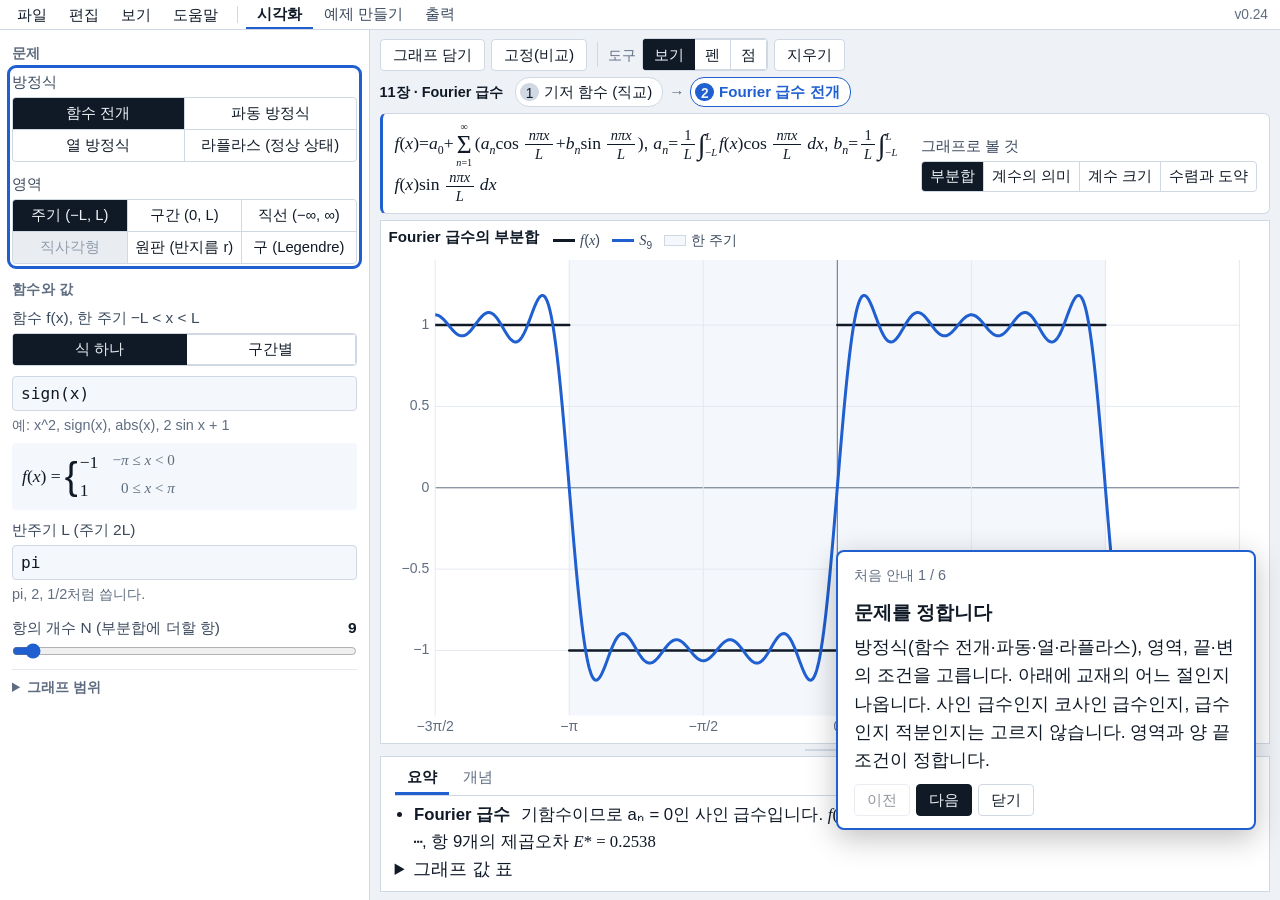
<file: studio/web/studio.html>
<!doctype html>
<html lang="ko" data-theme="light">
<head>
<meta charset="utf-8">
<meta name="viewport" content="width=device-width, initial-scale=1">
<title>공업수학 시각화</title>
<link rel="stylesheet" href="style.css">
</head>
<body class="studio">
<div id="stage">
  <nav class="menubar" id="menubar" aria-label="메뉴">
    <div class="menu"><button type="button" class="menu-top" data-menu="file" aria-haspopup="true" aria-expanded="false">파일</button>
      <div class="menu-list" role="menu" hidden>
        <button type="button" role="menuitem" data-click="libOpen">예제 모음 열기…</button>
        <button type="button" role="menuitem" data-click="libSave">예제 모음 저장…</button>
        <hr>
        <button type="button" role="menuitem" data-click="wordBtn">Word로 출력…</button>
        <button type="button" role="menuitem" data-click="pdfBtn">PDF로 출력…</button>
      </div></div>
    <div class="menu"><button type="button" class="menu-top" data-menu="edit" aria-haspopup="true" aria-expanded="false">편집</button>
      <div class="menu-list" role="menu" hidden>
        <button type="button" role="menuitem" id="undoBtn">되돌리기<kbd>Ctrl+Z</kbd></button>
        <hr>
        <button type="button" role="menuitem" id="resetBtn" title="함수와 설정을 처음 상태로 돌립니다(만든 예제와 고친 설명은 그대로)">처음 상태로</button>
      </div></div>
    <div class="menu"><button type="button" class="menu-top" data-menu="view" aria-haspopup="true" aria-expanded="false">보기</button>
      <div class="menu-list" role="menu" hidden>
        <button type="button" role="menuitem" id="presentBtn">발표 모드<kbd>F</kbd></button>
        <button type="button" role="menuitem" id="themeBtn">어둡게</button>
        <button type="button" role="menuitem" id="bigger">글자 크게</button>
        <button type="button" role="menuitem" id="smaller">글자 작게</button>
      </div></div>
    <div class="menu"><button type="button" class="menu-top" data-menu="help" aria-haspopup="true" aria-expanded="false">도움말</button>
      <div class="menu-list" role="menu" hidden>
        <button type="button" role="menuitem" id="helpBtn">도움말 보기</button>
        <button type="button" role="menuitem" id="tourAgain2">처음 안내 다시 보기</button>
      </div></div>
    <span class="menu-sep" aria-hidden="true"></span>
    <div class="pages" role="tablist" aria-label="화면">
      <button type="button" role="tab" data-page="viz" aria-selected="true">시각화</button>
      <button type="button" role="tab" data-page="make" aria-selected="false">예제 만들기</button>
      <button type="button" role="tab" data-page="out" aria-selected="false">출력</button>
    </div>
    <span class="ver" id="verLabel"></span>
  </nav>
  <div class="work" id="vizPage">
    <aside id="settings" aria-label="설정">
      <h3>문제</h3>
      <div id="problem"></div>
      <h3>함수와 값</h3>
      <div id="baseFields"></div>
      <div id="paramFields"></div>
      <p class="err" id="err" role="alert" hidden></p>
      <details class="group">
        <summary>그래프 범위</summary>
        <p class="hint">비워 두면 자동입니다. pi, 2L, -L처럼 써도 됩니다.</p>
        <div class="pair"><label>가로<input class="tf" type="text" data-field="xMin" id="f_xMin" placeholder="자동"></label><span>~</span><input class="tf" type="text" data-field="xMax" id="f_xMax" placeholder="자동" aria-label="가로 끝"></div>
        <div class="pair"><label>세로<input class="tf" type="text" data-field="yMin" id="f_yMin" placeholder="자동"></label><span>~</span><input class="tf" type="text" data-field="yMax" id="f_yMax" placeholder="자동" aria-label="세로 끝"></div>
        <div class="pair"><label>현 끝 시간<input class="tf" type="text" data-field="tEndWave" id="f_tEndWave" placeholder="자동"></label></div>
        <div class="pair"><label>막대 끝 시간<input class="tf" type="text" data-field="tEndHeat" id="f_tEndHeat" placeholder="자동"></label></div>
      </details>
    </aside>
    <div class="plotCol">
      <div class="tools" role="toolbar" aria-label="그래프 도구">
        <button type="button" class="btn" id="captureBtn" title="지금 그래프를 예제의 그림으로 담습니다">그래프 담기</button>
        <button type="button" class="btn" id="pinBtn" title="지금 결과를 고정해 바꾼 결과와 비교합니다">고정(비교)</button>
        <span class="sep"></span>
        <span class="hint">도구</span>
        <div class="seg" id="toolSeg">
          <button type="button" data-tool="view" aria-pressed="true" title="보기: 값 읽기, Ctrl+휠 확대, 끌어서 이동">보기</button>
          <button type="button" data-tool="pen" aria-pressed="false" title="펜: 그래프 위에 그리기">펜</button>
          <button type="button" data-tool="mark" aria-pressed="false" title="점: 누른 곳의 값을 표시">점</button>
        </div>
        <button type="button" class="btn" id="clearInk">지우기</button>
      </div>
      <nav class="stagebar" id="stageBar" aria-label="풀이 단계"></nav>
      <section class="stagebox" id="stageBox" aria-label="지금 단계의 수식과 설정"></section>
      <p class="graph-err" id="graphErr" hidden></p>
      <div id="panels"></div>
      <div id="probe" hidden></div>
      <div class="transport" id="transport" hidden>
        <button type="button" class="btn" id="playBtn" title="재생" aria-label="재생">▶</button>
        <button type="button" class="btn" id="pauseBtn" title="일시정지" aria-label="일시정지">⏸</button>
        <button type="button" class="btn" id="stopBtn" title="정지" aria-label="정지">■</button>
        <input id="tSlider" type="range" min="0" max="1" step="0.0025" value="0" aria-label="시간">
        <output id="tOut"></output>
        <label class="tlabel" for="rateSel">속도</label>
        <select id="rateSel"><option value="0.5">×0.5</option><option value="1" selected>×1</option><option value="2">×2</option></select>
      </div>
      <div class="resizer" id="resizer" title="끌어서 아래 칸의 높이를 바꿉니다(더블클릭: 원래대로)" role="separator" aria-orientation="horizontal"></div>
      <section class="summary bottom" id="bottom" aria-label="요약, 개념, 예제">
        <div class="tabs" role="tablist">
          <button type="button" role="tab" data-tab="summary">요약</button>
          <button type="button" role="tab" data-tab="concept">개념</button>
        </div>
        <div id="tabBody"></div>
      </section>
    </div>
  </div>
  <div class="work make-page" id="makePage" hidden>
    <section class="make-main" aria-label="예제 만들기">
      <div class="setup-line"><span id="setupLine"></span> <button type="button" class="mini" data-page="viz">시각화에서 바꾸기</button></div>
      <div id="exampleEditor"></div>
    </section>
  </div>
  <div class="work out-page" id="outPage" hidden>
    <section class="out-main" aria-label="출력">
      <h3>출력</h3>
      <div class="fld"><label class="flabel" for="sheetTitle">문서 제목</label><input class="tf" id="sheetTitle" type="text" data-sheet="title"></div>
      <div class="fld"><label class="flabel" for="sheetSubtitle">머리말 (과목, 날짜 등)</label><input class="tf" id="sheetSubtitle" type="text" data-sheet="subtitle" placeholder="예: 공업수학 2 · 2026년 2학기"></div>
      <div class="opts">
        <label class="ck small"><input type="checkbox" data-sheet="concept" id="optConcept">개념 설명</label>
        <label class="ck small"><input type="checkbox" data-sheet="graph" id="optGraph">그래프</label>
        <label class="ck small"><input type="checkbox" data-sheet="solution" id="optSolution">풀이</label>
        <label class="ck small"><input type="checkbox" data-sheet="student" id="optStudent">학번·이름 칸</label>
      </div>
      <div class="fld"><label class="flabel" for="optSpace">답 쓰는 칸 (풀이를 뺄 때)</label>
        <select id="optSpace" data-sheet="space"><option value="0">없음</option><option value="4">작게</option><option value="8">보통</option><option value="14">크게</option></select></div>
      <div class="row">
        <button type="button" class="btn primary" id="wordBtn">Word로 출력</button>
        <button type="button" class="btn" id="pdfBtn">PDF로 출력</button>
        <div class="choice" id="exportChoice" hidden role="alertdialog" aria-labelledby="choiceMsg">
          <p id="choiceMsg"></p>
          <div class="row"><button type="button" class="btn primary" id="choiceAdd"></button><button type="button" class="btn" id="choiceOnly">담은 예제만 출력</button><button type="button" class="btn" id="choiceCancel">취소</button></div>
        </div>
        <button type="button" class="btn" id="libSave">예제 모음 저장</button>
        <button type="button" class="btn" id="libOpen">예제 모음 열기</button>
        <input type="file" id="libFile" accept=".json,application/json" hidden>
      </div>
      <p class="hint" id="savedCount"></p>
      <ol id="savedList"></ol>
    </section>
    <section class="out-list" aria-label="담은 예제 미리보기"><h3>담은 예제</h3><div class="doc" id="outPreview"></div></section>
  </div>
</div>
<canvas id="exportCanvas" aria-hidden="true"></canvas>
<div id="printArea"></div>
<p class="sr-only" id="liveProbe" aria-live="polite"></p>
<div id="status" role="status" aria-live="polite"></div>
<div id="tour" hidden>
  <div class="tour-card" role="dialog" aria-labelledby="tourTitle">
    <p class="hint" id="tourStep"></p>
    <h3 id="tourTitle"></h3>
    <p id="tourText"></p>
    <div class="row"><button type="button" class="btn" id="tourPrev">이전</button><button type="button" class="btn primary" id="tourNext">다음</button><button type="button" class="btn" id="tourSkip">닫기</button></div>
  </div>
</div>
<div id="help" hidden>
  <div class="help-card" role="dialog" aria-modal="true" aria-labelledby="helpTitle">
    <h2 id="helpTitle">도움말</h2>
    <h3>시작하기</h3>
    <ol><li>맨 위 메뉴 줄의 <b>시각화</b> 화면 왼쪽에서 함수를 입력합니다. 구간마다 식이 다르면 <b>구간별</b>을 고릅니다.</li><li><b>문제</b>에서 방정식(함수 전개·파동·열·라플라스), 영역(주기·구간·직선·직사각형·원판·구)과 그 영역의 끝·변 조건(고정·자유/단열·열 방출)을 고릅니다. 고를 수 있는 끝·변은 영역과 방정식이 정합니다(구간은 두 끝, 직사각형은 막이면 네 변·판이면 세 변, 원판은 가장자리, 구는 전위를 구할 곳(안·밖)). 사인 급수·코사인 급수·적분·Bessel 함수·Legendre 다항식 중 무엇을 쓰는지는 영역과 끝 조건이 정하며(양 끝이 다르면 sin((2n−1)πx/2L), 열 방출이면 tan kL = −k/h 같은 방정식의 근 kₙ, 원판이면 Jₘ(αₙr/R), 구면 Pₙ(cos φ) 같은 고유함수 전개), 아래에 교재의 어느 절인지(예: 12장 · 현의 진동) 나옵니다. 함수 칸 이름에는 f(x)의 뜻(초기 변위, 초기 온도 등)과 구간이 나옵니다.</li><li><b>풀이 단계</b>를 따라갑니다. 변수분리와 고유값 문제 → 초기조건의 전개 → 해의 순서로 단계마다 교재 수식과 그래프가 있고, 단계 이름을 누르면 그 단계의 그래프가 보입니다. 전개 단계에서는 부분합·계수의 의미·계수 크기·도약을 골라 봅니다. 문제를 바꾼 것은 Ctrl+Z로 되돌립니다.</li><li>그래프 아래 탭에서 요약(그래프 값 표 포함)과 개념 설명을 봅니다. 원하는 장면은 <b>그래프 담기</b>로 예제의 그림으로 넣습니다.</li><li>메뉴 줄의 <b>예제 만들기</b>에서 문제·배점·풀이 메모를 쓰고 <b>이 예제 담기</b>로 모읍니다. <b>출력</b>에서 <b>Word로 출력</b>이나 <b>PDF로 출력</b>을 누릅니다(파일 메뉴에도 있습니다).</li></ol>
    <h3>함수 입력</h3>
    <table class="help-table"><tr><th>쓰고 싶은 것</th><th>입력</th></tr>
      <tr><td>x 제곱</td><td><code>x^2</code> 또는 <code>x²</code></td></tr><tr><td>절댓값</td><td><code>|x|</code> 또는 <code>abs(x)</code></td></tr>
      <tr><td>곱하기</td><td><code>2x</code>, <code>2*x</code>, <code>2·x</code></td></tr><tr><td>삼각함수</td><td><code>sin x</code>, <code>sin(pi*x/L)</code> (분수가 들어가면 괄호)</td></tr>
      <tr><td>지수함수</td><td><code>exp(x)</code> 또는 <code>e^x</code></td></tr><tr><td>π, 길이 L</td><td><code>pi</code> 또는 <code>π</code>, <code>L</code></td></tr>
      <tr><td>부호, 계단</td><td><code>sign(x)</code>, <code>step(x)</code></td></tr><tr><td>새 변수</td><td><code>k*x</code>의 <code>k</code>처럼 쓰면 값을 넣는 칸이 생깁니다</td></tr></table>
    <h3>문제·설명의 수식</h3>
    <table class="help-table"><tr><th>보기</th><th>입력</th></tr>
      <tr><td>aₙ, x²</td><td><code>$a_n$</code>, <code>$x^2$</code></td></tr><tr><td>분수</td><td><code>$\frac{1}{L}$</code></td></tr>
      <tr><td>적분, 합</td><td><code>$\int_{-L}^{L} f\,dx$</code>, <code>$\sum_{n=1}^{\infty}$</code></td></tr><tr><td>그리스 문자</td><td><code>$\pi$</code>, <code>$\lambda_n$</code></td></tr>
      <tr><td>가운데 수식</td><td>문단 전체를 <code>$$ … $$</code>로</td></tr><tr><td>강조 상자, 굵게</td><td>문단 앞 <code>&gt; </code>, <code>**굵게**</code></td></tr></table>
    <h3>용어</h3>
    <dl class="help-terms"><dt>L</dt><dd>주기의 절반입니다. 주기가 2π이면 L = π입니다. 반구간 전개·현·막대에서는 길이입니다.</dd><dt>N</dt><dd>부분합에 더하는 항의 개수입니다.</dd><dt>고정(비교)</dt><dd>지금 결과를 남겨 둡니다. 같은 개념이면 겹쳐 보이고, 다른 개념이면 나란히 보입니다.</dd><dt>그래프 담기</dt><dd>지금 그래프를 예제의 그림으로 넣습니다.</dd><dt>≈</dt><dd>근삿값입니다. = 로 적힌 정확한 값은 정밀 적분과 맞는 닫힌 꼴이고, 일반항은 n = 1~8 수치와 검산한 것입니다. 그래도 출제 전에 확인하십시오.</dd><dt>Fourier 적분</dt><dd>주기가 없는 함수를 A(w), B(w)로 나타냅니다. 범위 X 밖은 0으로 봅니다.</dd><dt>막의 진동</dt><dd>직사각형 막(가로 L, 세로 b)의 처음 모양을 f(x)·h(y)로 둡니다.</dd></dl>
    <h3>단축키와 그래프</h3>
    <p>F 발표 모드 · Space 재생/일시정지 · Ctrl+Z 지운 것 되돌리기 · Esc 닫기</p>
    <p>그래프: 마우스를 올리면 값, Ctrl+휠 확대, 끌어서 이동, 더블클릭 원래대로. 그래프를 누른 뒤 키보드로 ←→ 값 읽기, Shift+←→ 이동, +/− 확대, 0 원래대로, Enter 점 표시(값은 화면 낭독기에도 읽힘).</p>
    <h3>저장</h3>
    <p>Word 그림은 Word에서 <b>도형으로 변환</b>하면 선과 글자를 고칠 수 있습니다. 한글(HWP)에서는 출력한 docx 파일을 열면 됩니다.</p>
    <p>만든 예제와 고친 설명은 이 PC에 자동 저장됩니다. 다른 PC로 옮기려면 <b>예제 모음 저장</b>으로 파일을 만들고, 그 PC에서 <b>예제 모음 열기</b>를 누르십시오.</p>
    <div class="row"><button type="button" class="btn" id="tourAgain">처음 안내 다시 보기</button><button type="button" class="btn primary" id="helpClose">닫기</button></div>
  </div>
</div>
<script src="math.js"></script>
<script src="plot.js"></script>
<script src="eigen.js"></script>
<script src="docx.js"></script>
<script src="svg.js"></script>
<script src="concepts.js"></script>
<script src="modules/series.js"></script>
<script src="modules/coef.js"></script>
<script src="modules/spectrum.js"></script>
<script src="modules/gibbs.js"></script>
<script src="modules/transform.js"></script>
<script src="modules/half.js"></script>
<script src="modules/modes.js"></script>
<script src="modules/wave.js"></script>
<script src="modules/membrane.js"></script>
<script src="modules/heat.js"></script>
<script src="modules/laplace.js"></script>
<script src="modules/bessel.js"></script>
<script src="modules/legendre.js"></script>
<script src="version.js"></script>
<script src="symbolic.js"></script>
<script src="problem.js"></script>
<script src="core.js"></script>
<script src="draw.js"></script>
<script src="content.js"></script>
<script src="store.js"></script>
<script src="ui.js"></script>
</body>
</html>
</file>
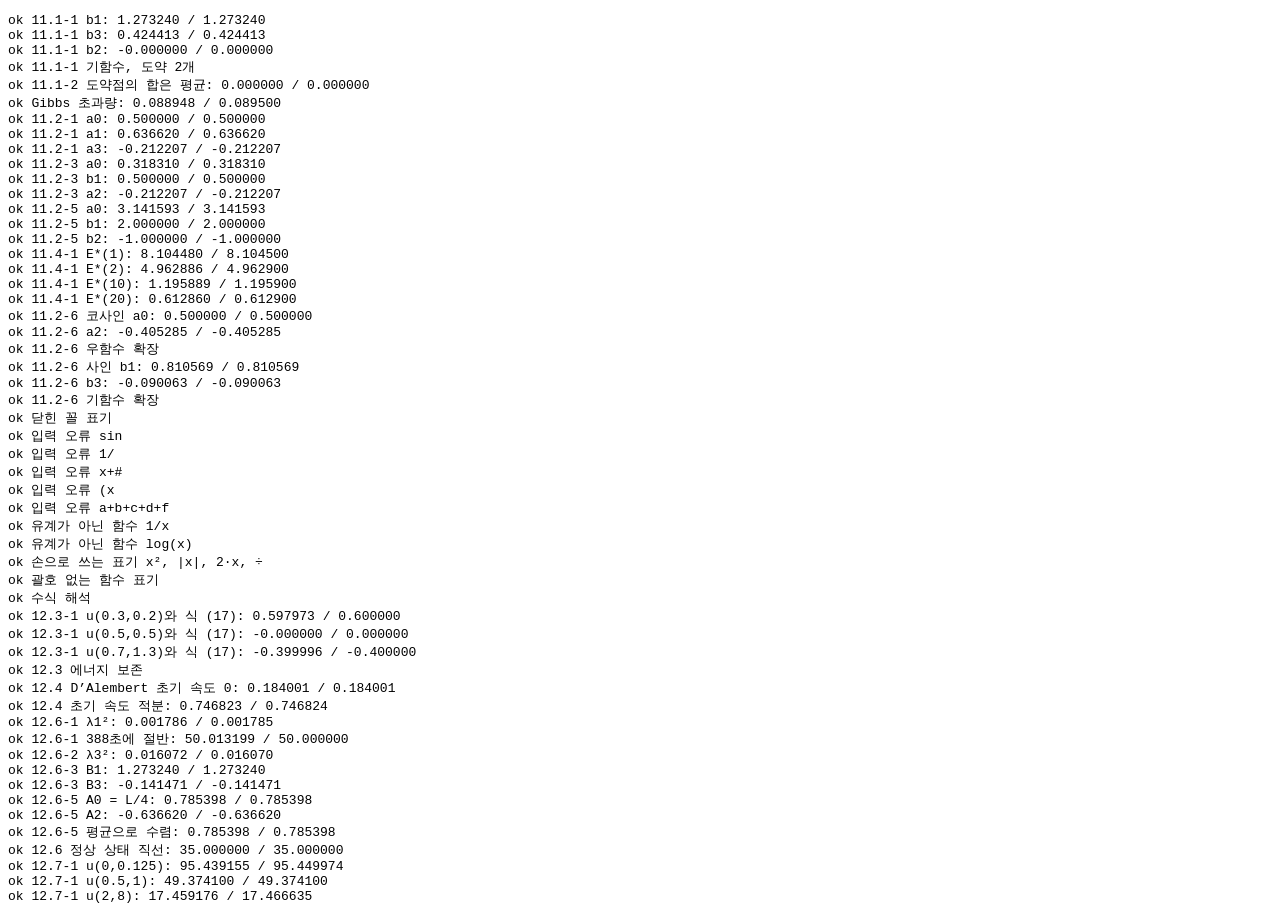
<file: studio/web/test.html>
<!doctype html>
<meta charset="utf-8">
<title>계산 검사</title>
<pre id="out"></pre>
<script src="math.js"></script>
<script>
'use strict';
/* 교재 값과 닫힌 해로 계산을 검사합니다. app.py --self-test가 이 페이지도 실행합니다. */
const results = { passed: true, checks: [] };
function near(actual, expected, tol, label) {
  const ok = Math.abs(actual - expected) <= tol;
  results.checks.push(`${ok ? 'ok' : 'FAIL'} ${label}: ${actual.toFixed(6)} / ${expected.toFixed(6)}`);
  if (!ok) results.passed = false;
}
function truth(ok, label) { results.checks.push(`${ok ? 'ok' : 'FAIL'} ${label}`); if (!ok) results.passed = false; }
const series = (expr, params, L, mode = 'full') => { const c = compile(expr), P = { ...params, L }; return buildSeries(x => c.fn(x, P), L, mode, 0); };

// 교재 11.1, 11.2, 11.4절
let m = series('k*sign(x)', { k: 1 }, PI);
near(m.b[1], 4 / PI, 1e-4, '11.1-1 b1'); near(m.b[3], 4 / (3 * PI), 1e-4, '11.1-1 b3'); near(m.b[2], 0, 1e-9, '11.1-1 b2');
truth(m.sym === 'odd' && m.jumps.length === 2, '11.1-1 기함수, 도약 2개');
near(partialSum(m, 99, 0), 0, 1e-9, '11.1-2 도약점의 합은 평균');
near(overshoot(m, m.jumps[0], 99), .0895, .002, 'Gibbs 초과량');
m = series('k*(step(x+1)-step(x-1))', { k: 1 }, 2);
near(m.a0, .5, 1e-5, '11.2-1 a0'); near(m.a[1], 2 / PI, 1e-4, '11.2-1 a1'); near(m.a[3], -2 / (3 * PI), 1e-4, '11.2-1 a3');
m = series('x>0 ? k*sin(x) : 0', { k: 1 }, PI);
near(m.a0, 1 / PI, 1e-5, '11.2-3 a0'); near(m.b[1], .5, 1e-5, '11.2-3 b1'); near(m.a[2], -2 / (3 * PI), 1e-5, '11.2-3 a2');
m = series('x+pi', {}, PI);
near(m.a0, PI, 1e-5, '11.2-5 a0'); near(m.b[1], 2, 1e-4, '11.2-5 b1'); near(m.b[2], -1, 1e-4, '11.2-5 b2');
for (const [N, E] of [[1, 8.1045], [2, 4.9629], [10, 1.1959], [20, .6129]]) near(squareError(m, N), E, 2e-3, `11.4-1 E*(${N})`);
m = series('x<L/2 ? 2*k*x/L : 2*k*(L-x)/L', { k: 1 }, PI, 'cosine');
near(m.a0, .5, 1e-5, '11.2-6 코사인 a0'); near(m.a[2], -16 / (4 * PI * PI), 1e-4, '11.2-6 a2'); truth(m.sym === 'even', '11.2-6 우함수 확장');
m = series('x<L/2 ? 2*k*x/L : 2*k*(L-x)/L', { k: 1 }, PI, 'sine');
near(m.b[1], 8 / (PI * PI), 1e-4, '11.2-6 사인 b1'); near(m.b[3], -8 / (9 * PI * PI), 1e-4, '11.2-6 b3'); truth(m.sym === 'odd', '11.2-6 기함수 확장');
truth(closedForm(4 / PI) === '4/π' && closedForm(-2 / (3 * PI)) === '−2/(3π)' && closedForm(.5) === '1/2' && closedForm(PI) === 'π', '닫힌 꼴 표기');

// 잘못된 입력
for (const bad of ['sin', '1/', 'x+#', '(x', 'a+b+c+d+f']) { let failed = false; try { compile(bad); } catch { failed = true; } truth(failed, `입력 오류 ${bad}`); }
for (const bad of ['1/x', 'log(x)']) { let failed = false; try { series(bad, {}, PI); } catch { failed = true; } truth(failed, `유계가 아닌 함수 ${bad}`); }
truth(compile('x²').fn(3, {}) === 9 && compile('|x - 2|').fn(0, {}) === 2 && compile('2·x').fn(4, {}) === 8 && compile('6÷3').fn(0, {}) === 2 && compile('2x³').fn(2, {}) === 16, '손으로 쓰는 표기 x², |x|, 2·x, ÷');
truth(Math.abs(compile('sin 2x').fn(PI / 4, {}) - 1) < 1e-12 && Math.abs(compile('sin x cos x').fn(PI / 4, {}) - .5) < 1e-12 && Math.abs(compile('2 sin x + 1').fn(PI / 2, {}) - 3) < 1e-12, '괄호 없는 함수 표기');
truth(compile('2x+3k').params[0] === 'k' && compile('2 sin(x)').fn(PI / 2, {}) === 2 && compile('-x^2').fn(3, {}) === -9, '수식 해석');

// 교재 12.3, 12.4, 12.6, 12.7절
const pde = (eq, bc, expr, params, opts, velExpr = '0') => { const c = compile(expr), v = compile(velExpr), L = opts.L ?? 1; return buildPde(eq, bc, x => c.fn(x, { ...params, L }), x => v.fn(x, { L }), { speed: 1, alpha: 1, tEnd: 1, ...opts, L }); };
const tri = x => { const s = ((x % 2) + 2) % 2; return s < 1 ? (s < .5 ? 2 * s : 2 - 2 * s) : -(s - 1 < .5 ? 2 * (s - 1) : 2 - 2 * (s - 1)); };
let w = pde('wave', 'fixed', 'x<L/2 ? 2*k*x/L : 2*k*(L-x)/L', { k: 1 }, { L: 1, N: 100 });
for (const [x, t] of [[.3, .2], [.5, .5], [.7, 1.3]]) near(w.u(x, t), .5 * (tri(x - t) + tri(x + t)), 5e-3, `12.3-1 u(${x},${t})와 식 (17)`);
truth(Math.abs(w.energy(0) - w.energy(1.37)) < 1e-9, '12.3 에너지 보존');
w = pde('wave', 'infinite', 'exp(-x^2)', {}, { X: 8, tEnd: 5 });
near(w.u(1, 2), .5 * (Math.exp(-1) + Math.exp(-9)), 1e-12, '12.4 D’Alembert 초기 속도 0');
w = pde('wave', 'infinite', '0', {}, { X: 8, tEnd: 5 }, 'exp(-x^2)');
near(w.u(0, 1), .5 * Math.sqrt(PI) * erf(1), 1e-3, '12.4 초기 속도 적분');
let h = pde('heat', 'fixed', 'U*sin(pi*x/L)', { U: 100 }, { L: 80, alpha: 1.158, N: 5 });
near(h.rate(1), .001785, 2e-6, '12.6-1 λ1²');
near(h.u(40, 388), 50, .1, '12.6-1 388초에 절반');
near(h.rate(3), .01607, 1e-5, '12.6-2 λ3²');
h = pde('heat', 'fixed', 'x<L/2 ? x : L-x', {}, { L: PI, alpha: 1, N: 60 });
near(h.coef[1], 4 / PI, 1e-4, '12.6-3 B1'); near(h.coef[3], -4 / (9 * PI), 1e-4, '12.6-3 B3');
h = pde('heat', 'insulated', 'x<L/2 ? x : L-x', {}, { L: PI, alpha: 1, N: 60 });
near(h.mean, PI / 4, 1e-5, '12.6-5 A0 = L/4'); near(h.coef[2], -8 / (4 * PI), 1e-3, '12.6-5 A2'); near(h.u(1, 40), PI / 4, 1e-5, '12.6-5 평균으로 수렴');
h = pde('heat', 'fixed', '0', {}, { L: 1, alpha: 1, N: 40, left: 20, right: 80 });
near(h.u(.25, 50), 35, 1e-6, '12.6 정상 상태 직선');
h = pde('heat', 'infinite', 'U*(step(x+1)-step(x-1))', { U: 100 }, { X: 3 });
for (const [x, t] of [[0, .125], [.5, 1], [2, 8]]) near(h.u(x, t), 50 * (erf((1 - x) / (2 * Math.sqrt(t))) + erf((1 + x) / (2 * Math.sqrt(t)))), .02, `12.7-1 u(${x},${t})`);
window.RESULTS = results;
document.getElementById('out').textContent = results.checks.join('\n');
</script>
</file>
<file: studio/web/style.css>
/* 강의실 프로젝터를 기준으로 합니다: 큰 글자, 강한 대비, 그래프가 화면의 대부분을 차지합니다.
   글꼴은 Windows 기본 글꼴만 써서 인터넷 없이 같은 모습으로 나옵니다. */
:root {
  --paper: #eef2f7; --surface: #ffffff; --ink: #101a27; --ink2: #3c4a5e; --muted: #5f6d80;
  --line: #cfd8e3; --grid: #e4e9f0; --band: #f4f7fb;
  --blue: #1f5fd0; --hot: #cf4a12; --green: #1f7a4d; --blue-soft: #e3ecfb; --hot-soft: #fbe8de;
  --pos-fill: rgba(31,95,208,.28); --neg-fill: rgba(207,74,18,.28);
  --body: "Malgun Gothic", "Apple SD Gothic Neo", "Noto Sans KR", sans-serif;
  --math: "Cambria Math", Cambria, "STIX Two Text", "Times New Roman", serif;
  --mono: Consolas, "D2Coding", monospace;
}
:root[data-theme="dark"] {
  --paper: #0d131b; --surface: #151d28; --ink: #eef2f7; --ink2: #bcc7d6; --muted: #93a0b2;
  --line: #2c3848; --grid: #222c39; --band: #1a2431;
  --blue: #7fadff; --hot: #ff9a6b; --green: #5fd09a; --blue-soft: #1c2c47; --hot-soft: #3a2519;
  --pos-fill: rgba(127,173,255,.32); --neg-fill: rgba(255,154,107,.32); color-scheme: dark;
}
* { box-sizing: border-box; }
[hidden] { display: none !important; }
html, body { height: 100%; margin: 0; }
body { background: var(--paper); color: var(--ink); font: 1rem/1.55 var(--body); }
button, input, select { font: inherit; color: inherit; }
:focus-visible { outline: 3px solid var(--blue); outline-offset: 1px; }
h1, h3, h4, p { margin: 0; }
code { font-family: var(--mono); font-size: .92em; }
.hint { color: var(--muted); font-size: .82rem; }
.sec { color: var(--muted); font-size: .84rem; }
.m, .math { font-family: var(--math); }
.m i, .math i { font-style: italic; }
.row { display: flex; flex-wrap: wrap; gap: 6px; align-items: center; }
.right { margin-left: auto; }
.btn { border: 1px solid var(--line); background: var(--surface); padding: 3px 12px; border-radius: 4px; cursor: pointer; white-space: nowrap; font-size: .88rem; }
.btn:hover { border-color: var(--ink2); }
.btn.primary { background: var(--ink); border-color: var(--ink); color: var(--paper); }
.btn[aria-pressed="true"] { background: var(--hot-soft); border-color: var(--hot); }
.btn.big { padding: 6px 16px; font-size: .95rem; min-width: 9.5em; }
.chips { display: flex; flex-wrap: wrap; gap: 5px; align-items: center; }
.chip { border: 1px solid var(--line); background: var(--surface); padding: 1px 11px; border-radius: 14px; cursor: pointer; font-size: .86rem; }
.chip small { color: var(--muted); margin-left: 4px; font-size: .72rem; }
.chip:hover { border-color: var(--ink2); }
.chip[aria-pressed="true"] { background: var(--ink); color: var(--paper); border-color: var(--ink); }
.chip[aria-pressed="true"] small { color: var(--paper); }
.chip.mine { background: var(--blue-soft); }
.saved { display: inline-flex; align-items: center; }
.x { border: 0; background: transparent; cursor: pointer; color: var(--muted); padding: 0 4px; }

/* 개념 선택 */
#home { max-width: 1240px; margin: 0 auto; padding: 36px 24px; }
.homehead { margin-bottom: 26px; }
.homehead h1 { font-size: 2.1rem; font-weight: 700; letter-spacing: -.01em; }
.homehead p { color: var(--ink2); margin-top: 4px; }
.grid { display: grid; grid-template-columns: repeat(auto-fit, minmax(270px, 1fr)); gap: 14px; }
.card { display: flex; flex-direction: column; gap: 6px; text-align: left; padding: 18px 20px; background: var(--surface); border: 1px solid var(--line); border-radius: 4px; font-size: .95rem; color: var(--ink2); }
button.card { cursor: pointer; border-top: 4px solid var(--blue); }
button.card:hover { border-color: var(--blue); background: var(--blue-soft); }
.card strong { font-size: 1.45rem; color: var(--ink); line-height: 1.3; }
.card.later { opacity: .62; background: transparent; }

/* 무대 */
#stage { height: 100%; display: flex; flex-direction: column; }
.bar { display: flex; flex-wrap: wrap; gap: 6px 12px; align-items: center; padding: 7px 12px; background: var(--surface); border-bottom: 1px solid var(--line); }
.bar strong { font-size: 1.12rem; }
.presets { flex: 1 1 260px; min-width: 0; }
.work { flex: 1; min-height: 0; display: flex; }
#settings { flex: 0 0 19.5rem; overflow-y: auto; background: var(--surface); border-right: 1px solid var(--line); padding: 8px 12px 16px; }
#settings section { padding: 8px 0 12px; border-bottom: 1px solid var(--grid); display: flex; flex-direction: column; gap: 6px; }
#settings h3 { font-size: .8rem; font-weight: 600; color: var(--muted); letter-spacing: .02em; }
.keys { margin-top: 10px; }
.switch { display: flex; gap: 8px; align-items: center; cursor: pointer; font-size: .92rem; line-height: 1.3; padding: 1px 0; }
.switch input { width: 1.05rem; height: 1.05rem; accent-color: var(--blue); flex: none; margin: 0; }
.field { display: flex; align-items: center; gap: 8px; font-size: .9rem; flex-wrap: wrap; }
.field label { white-space: nowrap; }
.field input[type=text], .field input[type=number] { flex: 1 1 5em; min-width: 0; padding: 3px 7px; background: var(--paper); border: 1px solid var(--line); border-radius: 3px; font-family: var(--mono); font-size: .88rem; }
.field.expr label { font-family: var(--math); }
.field.slider input { flex: 1 1 5em; min-width: 60px; accent-color: var(--blue); }
.field.slider output { min-width: 2.6em; text-align: right; font-variant-numeric: tabular-nums; }
.seg { display: flex; flex-wrap: wrap; border: 1px solid var(--line); border-radius: 4px; overflow: hidden; }
.seg button { flex: 1 1 auto; border: 0; background: var(--surface); padding: 3px 8px; cursor: pointer; font-size: .84rem; border-right: 1px solid var(--line); }
.seg button:last-child { border-right: 0; }
.seg button[aria-pressed="true"] { background: var(--ink); color: var(--paper); }
.err { color: var(--hot); font-size: .88rem; }

#board { flex: 1; min-width: 0; min-height: 0; display: flex; flex-direction: column; gap: 6px; padding: 8px 10px; }
.strip { background: var(--surface); border: 1px solid var(--line); padding: 3px 12px; }
.strip.math { font-size: 1.22rem; overflow-x: auto; white-space: nowrap; }
.strip.math .m { font-size: 1em; }
.strip.note { font-size: .98rem; line-height: 1.45; }
#panels { flex: 1; min-height: 0; display: grid; gap: 6px; }
#panels[data-layout="one"] { grid-template-columns: minmax(0, 1fr); }
#panels[data-layout="two"] { grid-template-columns: minmax(0, 3fr) minmax(0, 2fr); grid-template-rows: repeat(var(--rows, 1), minmax(0, 1fr)); }
#panels[data-layout="three"] { grid-template-columns: minmax(0, 3fr) minmax(0, 1.5fr) minmax(0, 1.5fr); grid-template-rows: repeat(var(--rows, 1), minmax(0, 1fr)); }
#panels .main { grid-row: 1 / -1; }
#panels[data-layout="one"] .main { grid-row: auto; }
.panel { background: var(--surface); border: 1px solid var(--line); padding: 4px 8px; min-height: 0; min-width: 0; display: flex; flex-direction: column; }
.panel header { display: flex; flex-wrap: wrap; gap: 2px 12px; align-items: baseline; }
.panel h4 { font-size: .88rem; font-weight: 600; }
.legend { display: flex; flex-wrap: wrap; gap: 2px 12px; font-size: .82rem; color: var(--ink2); }
.legend span { display: inline-flex; align-items: center; gap: 6px; }
.legend i { width: 18px; height: 3px; border-radius: 2px; display: inline-block; }
.cwrap { flex: 1; min-height: 0; position: relative; }
canvas { position: absolute; inset: 0; width: 100%; height: 100%; display: block; }
.drawing .main canvas { cursor: crosshair; touch-action: none; }
.panel.text .content { overflow-y: auto; flex: 1; min-height: 0; font-size: .96rem; display: flex; flex-direction: column; gap: 8px; }
.tag { color: var(--blue); font-weight: 600; font-size: .86rem; }
.prob { font-size: 1.1rem; line-height: 1.5; }
.ans { border-left: 4px solid var(--hot); padding: 2px 0 2px 10px; display: flex; flex-direction: column; gap: 4px; font-size: 1.02rem; }
.solve { margin: 0; padding-left: 20px; display: flex; flex-direction: column; gap: 6px; }
.tblwrap { overflow-x: auto; margin-top: 3px; }
table { border-collapse: collapse; width: 100%; font-variant-numeric: tabular-nums; font-size: .88rem; }
th, td { padding: 1px 8px; border-bottom: 1px solid var(--grid); text-align: right; }
th { color: var(--ink2); font-weight: 600; }
.l { text-align: left; }
.transport { display: flex; flex-wrap: wrap; gap: 6px 10px; align-items: center; }
.transport input[type=range] { flex: 1 1 200px; min-width: 100px; accent-color: var(--blue); height: 26px; }
.transport output { min-width: 3em; text-align: right; font-variant-numeric: tabular-nums; font-size: 1.05rem; font-weight: 600; }
.transport select { padding: 3px; background: var(--surface); border: 1px solid var(--line); border-radius: 3px; }
.readout { min-height: 1.3em; font-size: .86rem; color: var(--ink2); font-variant-numeric: tabular-nums; }

body.no-settings #settings, body.present #settings { display: none; }
body.present .bar .presets, body.present #saveCfg, body.present #settingsBtn, body.present .sec, body.present #homeBtn { display: none; }
body.present .bar { padding: 3px 12px; }
body.present .readout { display: none; }
body.present .strip.note { font-size: 1.06rem; }
@media (max-width: 860px) {
  #stage { height: auto; }
  .work { flex-direction: column; }
  #settings { flex: none; border-right: 0; border-bottom: 1px solid var(--line); }
  #panels, #panels[data-layout] { grid-template-columns: minmax(0, 1fr); grid-template-rows: none; grid-auto-rows: 300px; }
  #panels .main { grid-row: auto; }
}

/* 한 곡선: 왼쪽 위에서 그리고 왼쪽 아래에서 계수로 나누며, 오른쪽에서 같은 계수가 움직입니다. */
#oneStage { height: 100%; display: flex; flex-direction: column; gap: 6px; padding-bottom: 6px; }
#oneStage > .transport, #oneStage > .readout, #oneStage > .question { margin: 0 10px; }
#oneStage .view { flex: none; }
.oneformula { flex: 1 1 240px; min-width: 200px; flex-wrap: nowrap; font-family: var(--math); }
.oneformula input { flex: 1; }
a.btn { color: inherit; text-decoration: none; display: inline-block; }
.btn.small { padding: 0 8px; font-size: .78rem; margin-left: auto; }
.btn:disabled { opacity: .45; cursor: default; }
#board[data-right] { flex: 1; min-height: 0; display: grid; grid-template-columns: minmax(0, 1.1fr) minmax(0, 1fr); grid-template-rows: minmax(0, 1.25fr) minmax(0, 1fr); gap: 6px; padding: 0 10px; }
#drawPanel { grid-area: 1 / 1; } #barsPanel { grid-area: 2 / 1; }
#wavePanel { grid-area: 1 / 2; } #heatPanel { grid-area: 2 / 2; }
#board[data-right="1"] #wavePanel, #board[data-right="1"] #heatPanel { grid-area: 1 / 2 / 3 / 3; }
#board[data-right="0"] { grid-template-columns: minmax(0, 1fr); }
#oneStage .panel header { align-items: center; }
#cDraw { cursor: crosshair; touch-action: none; }
#cBars { cursor: ns-resize; touch-action: none; }
.transport input.short { flex: 0 1 130px; min-width: 70px; }
.question { display: flex; flex-wrap: wrap; align-items: center; gap: 6px 12px; background: var(--surface); border: 1px solid var(--line); padding: 6px 12px; min-height: 2.6em; }
.qno { color: var(--hot); font-weight: 600; font-size: .86rem; }
.qtext { font-size: 1.08rem; font-weight: 600; flex: 1 1 340px; min-width: 0; }
.qopts, .qnav { display: flex; flex-wrap: wrap; gap: 6px; }
.qnav { margin-left: auto; }
.qexp { flex: 1 1 100%; font-size: 1rem; border-left: 4px solid var(--hot); padding-left: 10px; }
.right-ans { border-color: var(--green); border-width: 2px; font-weight: 600; opacity: 1 !important; }
body.present .view, body.present .oneformula, body.present #smaller, body.present #bigger { display: none; }
@media (max-width: 860px) {
  #oneStage { height: auto; }
  #board[data-right] { grid-template-columns: minmax(0, 1fr); grid-template-rows: none; grid-auto-rows: 300px; }
  #drawPanel, #barsPanel, #wavePanel, #heatPanel, #board[data-right="1"] #wavePanel, #board[data-right="1"] #heatPanel { grid-area: auto; }
}


/* 강의 노트: 왼쪽은 한 줄씩 펼치는 설명, 오른쪽은 그 줄의 그래프입니다. */
#noteApp { height: 100%; display: flex; flex-direction: column; }
.split { flex: 1; min-height: 0; display: grid; grid-template-columns: minmax(0, 1fr) minmax(0, 1.15fr); gap: 10px; padding: 8px 10px; }
.reading { min-width: 0; min-height: 0; overflow-y: auto; background: var(--surface); border: 1px solid var(--line); padding: 14px 20px; display: flex; flex-direction: column; }
.reading h2 { font-size: 1.55rem; margin: 0 0 12px; font-weight: 700; text-wrap: balance; }
.reading h3 { font-size: .92rem; color: var(--muted); font-weight: 600; margin: 14px 0 4px; }
.step i, .prob i, .pitem i, .eq i { font-family: var(--math); font-style: italic; }
.eq { font-family: var(--math); font-size: 1.16rem; margin: 8px 0; padding: 4px 0 4px 10px; line-height: 2.1; color: var(--ink); }
.eq sub, .eq sup, .step sub, .step sup, .prob sub, .prob sup { font-size: .68em; line-height: 0; }
.frac { display: inline-flex; flex-direction: column; vertical-align: middle; text-align: center; font-size: .82em; line-height: 1.25; margin: 0 .18em; }
.frac > span:first-child { border-bottom: 1px solid currentColor; padding: 0 .25em; }
.int { display: inline-flex; align-items: center; vertical-align: middle; margin-right: .1em; }
.int .ig { font-size: 1.6em; line-height: 1; }
.lim { display: inline-flex; flex-direction: column; font-size: .6em; line-height: 1.5; }
.sum { display: inline-flex; flex-direction: column; align-items: center; vertical-align: middle; line-height: 1; margin: 0 .15em; }
.sum .sg { font-size: 1.45em; }
.sum small { font-size: .58em; }
.figure { min-height: 0; }
.figure .cwrap { min-height: 180px; }
.cap { font-size: 1rem; min-height: 1.5em; color: var(--ink); font-variant-numeric: tabular-nums; }
.ctl { display: flex; flex-wrap: wrap; gap: 6px 14px; align-items: center; min-height: 2.1em; }
.ctl .field { flex: 1 1 170px; }
.make .form { display: flex; flex-wrap: wrap; gap: 8px 12px; align-items: center; padding-bottom: 8px; border-bottom: 1px solid var(--grid); }
.form select { padding: 3px 6px; background: var(--paper); border: 1px solid var(--line); border-radius: 3px; }
.step { padding: 7px 12px; border-left: 4px solid transparent; font-size: 1.04rem; line-height: 1.6; }
.step.now { border-left-color: var(--hot); background: var(--band); }
.step h4 { font-size: .94rem; margin-bottom: 2px; }
.stepBtns { padding-top: 8px; }
.sidebar { min-width: 0; min-height: 0; display: grid; grid-template-rows: minmax(0, 1.1fr) minmax(0, 1fr); gap: 8px; }
.sheet { gap: 6px; }
.sheet ol { flex: 1; min-height: 0; overflow-y: auto; margin: 0; padding-left: 22px; font-size: .92rem; }
.sheet li { margin-bottom: 4px; }
.sheet li span { margin-right: 4px; }
.sheet li.hint { list-style: none; margin-left: -22px; }
#printArea { display: none; }
body.present .sec, body.present #smaller, body.present #bigger, body.present a.btn { display: none; }
@media (max-width: 860px) { #noteApp { height: auto; } .split { grid-template-columns: minmax(0, 1fr); } .figure .cwrap { height: 300px; flex: none; } .sidebar { grid-template-rows: none; } }

/* 인쇄: 문제지·해설지만 A4 문서로 나옵니다. */
@page { size: A4; margin: 18mm 16mm; }
@media print {
  body.note > #noteApp { display: none !important; }
  body.note #printArea { display: block; color: #000; background: #fff; font-size: 11pt; line-height: 1.6; }
  html, body { height: auto; background: #fff; }
  .phead { border-bottom: 2px solid #000; margin-bottom: 14pt; padding-bottom: 6pt; }
  .phead h1 { font-size: 17pt; margin: 0 0 2pt; }
  .pitem { margin-bottom: 16pt; break-inside: avoid-page; }
  .pq { font-size: 11.5pt; margin-bottom: 6pt; }
  .pitem img { display: block; width: 130mm; margin: 4pt 0; }
  .pstep { margin: 4pt 0; }
  .blank { height: 62mm; }
  .eq { font-size: 11.5pt; margin: 3pt 0; white-space: normal; overflow: visible; color: #000; line-height: 1.9; }
}

/* 주제 화면 */
.homeGroup { margin-bottom: 26px; }
.homeGroup h2 { font-size: 1.05rem; font-weight: 600; color: var(--ink2); margin: 0 0 10px; }
.card.linkcard { text-decoration: none; cursor: pointer; border-top: 4px solid var(--hot); }
.card.linkcard:hover { border-color: var(--hot); background: var(--hot-soft); }
body.topics #stage { height: 100%; }
body.topics a.btn { text-decoration: none; color: inherit; padding-block: 4px; }
#settings h3 { margin: 10px 0 6px; }
.fld { display: flex; flex-direction: column; gap: 3px; margin-bottom: 10px; }
.flabel { display: flex; justify-content: space-between; font-size: .88rem; color: var(--ink2); }
.flabel output { font-weight: 600; color: var(--ink); font-variant-numeric: tabular-nums; }
.tf { width: 100%; font-family: var(--mono); font-size: .92rem; padding: 4px 8px; border: 1px solid var(--line); border-radius: 4px; background: var(--band); }
.fld input[type=range] { width: 100%; accent-color: var(--blue); margin: 0; }
.fld .seg { display: flex; flex-wrap: wrap; }
.fld .seg button { flex: 1 1 auto; padding: 3px 6px; font-size: .84rem; border: 1px solid var(--line); background: var(--surface); cursor: pointer; }
.fld .seg button + button { border-left: 0; }
.fld .seg button[aria-pressed="true"] { background: var(--ink); color: var(--paper); border-color: var(--ink); }
.err { color: var(--hot); font-size: .88rem; font-weight: 600; margin-top: 6px; }
.plotCol { flex: 1; min-width: 0; display: flex; flex-direction: column; gap: 8px; padding: 8px 10px; }
.plotBox { flex: 1; min-height: 0; display: flex; flex-direction: column; gap: 4px; background: var(--surface); border: 1px solid var(--line); padding: 6px 8px; }
.plotBox .legend { display: flex; flex-wrap: wrap; gap: 2px 14px; font-size: .88rem; color: var(--ink2); min-height: 1.5em; }
.plotBox .legend > span { display: inline-flex; align-items: center; gap: 5px; }
.plotBox .legend .sw { display: inline-block; width: 22px; height: 0; border-top: 3px solid var(--c); }
.plotBox .legend .sw.dashed { border-top-style: dashed; }
.plotBox .legend .sw.fill { height: 11px; border: 1px solid var(--line); background: var(--c); }
.plotBox .legend .lt { display: inline; font-family: var(--body); }
.plotBox .legend .lt i { display: inline; width: auto; height: auto; background: none; border: 0; font-family: var(--math); font-style: italic; }
.plotBox .legend sub { font-size: .7em; line-height: 0; }
.cw { flex: 1; min-height: 0; position: relative; }
#plot { position: absolute; inset: 0; width: 100%; height: 100%; display: block; }
.transport { display: flex; align-items: center; gap: 6px; }
.transport .btn { min-width: 2.6em; padding: 2px 8px; }
.transport input[type=range] { flex: 1; min-width: 60px; accent-color: var(--blue); }
.transport output { min-width: 3.2em; font-variant-numeric: tabular-nums; }
.tlabel { font-size: .88rem; color: var(--ink2); }
.tlabel i { font-family: var(--math); }
.transport select { border: 1px solid var(--line); border-radius: 4px; background: var(--surface); font-size: .84rem; }
.summary { flex: none; max-height: 34%; overflow-y: auto; background: var(--surface); border: 1px solid var(--line); padding: 6px 14px 8px; }
.summary h3 { font-size: .8rem; font-weight: 600; color: var(--muted); margin-bottom: 2px; }
.summary ul { margin: 0; padding-left: 1.1em; }
.summary li { font-size: .98rem; line-height: 1.55; }
.summary sub, .summary sup { font-size: .68em; line-height: 0; }
body.topics.present .summary li { font-size: 1.1rem; }
@media (max-width: 860px) { body.topics .work { flex-direction: column; } body.topics #settings { flex: none; border-right: 0; border-bottom: 1px solid var(--line); } body.topics #stage { height: auto; } body.topics .plotBox { min-height: 420px; } body.topics .summary { max-height: none; } }
body.topics #home .grid { grid-template-columns: repeat(auto-fill, minmax(300px, 1fr)); gap: 10px; }
body.topics #home { padding: 22px 24px; }
body.topics #home .homehead { margin-bottom: 16px; }
body.topics #home .homehead h1 { font-size: 1.7rem; }
body.topics #home .homeGroup { margin-bottom: 16px; }
body.topics #home .card { padding: 10px 14px; gap: 2px; font-size: .84rem; }
body.topics #home .card strong { font-size: 1.15rem; }

/* 설정 화면 하나 (studio.html) */
body.studio #stage { height: 100%; display: flex; flex-direction: column; }
body.studio #settings { flex: 0 0 21rem; }
body.studio #settings > h3 { margin: 14px 0 6px; font-size: .82rem; color: var(--muted); letter-spacing: .02em; }
body.studio #settings > h3:first-child { margin-top: 4px; }
.ck { display: flex; align-items: center; gap: 7px; cursor: pointer; font-weight: 600; font-size: .92rem; }
.ck input { width: 1.05rem; height: 1.05rem; accent-color: var(--blue); margin: 0; flex: none; }
.ck small { margin-left: auto; font-weight: 400; color: var(--muted); font-size: .76rem; white-space: nowrap; }
.ck.small { font-weight: 400; font-size: .88rem; }
.ck input:disabled + span { color: var(--ink); }
.opts { display: flex; flex-wrap: wrap; gap: 4px 14px; margin-bottom: 8px; }
#savedList { margin: 4px 0 0; padding-left: 0; list-style: none; font-size: .84rem; }
#savedList li { display: flex; justify-content: space-between; gap: 6px; padding: 2px 0; border-bottom: 1px solid var(--grid); }
body.studio .plotCol { flex: 1; min-width: 0; display: flex; flex-direction: column; gap: 6px; padding: 8px 10px; }
#panels { flex: 1; min-height: 0; display: grid; gap: 8px; grid-template-columns: repeat(var(--cols, 1), minmax(0, 1fr)); grid-template-rows: repeat(var(--rows, 1), minmax(0, 1fr)); }
.pnl { min-height: 0; display: flex; flex-direction: column; background: var(--surface); border: 1px solid var(--line); padding: 4px 8px; }
.pnl header { display: flex; flex-wrap: wrap; align-items: baseline; gap: 2px 14px; font-size: .86rem; }
.pnl .pt { font-weight: 600; }
.pnl .legend { display: flex; flex-wrap: wrap; gap: 2px 12px; color: var(--ink2); }
.pnl .legend > span { display: inline-flex; align-items: center; gap: 5px; }
.pnl .legend .sw { display: inline-block; width: 22px; height: 0; border-top: 3px solid var(--c); }
.pnl .legend .sw.dashed { border-top-style: dashed; }
.pnl .legend .sw.fill { height: 11px; border: 1px solid var(--line); background: var(--c); }
.pnl .legend .lt { display: inline; }
.pnl .legend .lt i { display: inline; width: auto; height: auto; background: none; border: 0; margin: 0; font-family: var(--math); font-style: italic; }
.pnl .legend sub { font-size: .7em; line-height: 0; }
.pnl canvas { position: absolute; inset: 0; width: 100%; height: 100%; display: block; }
body.studio .transport output { min-width: 9em; font-variant-numeric: tabular-nums; font-size: .86rem; }
.summary.bottom { max-height: 32%; padding-top: 4px; }
.tabs { display: flex; gap: 2px; border-bottom: 1px solid var(--line); margin-bottom: 6px; position: sticky; top: -4px; background: var(--surface); }
.tabs button { border: 0; background: none; padding: 4px 12px; cursor: pointer; font-size: .86rem; color: var(--muted); border-bottom: 3px solid transparent; }
.tabs button[aria-selected="true"] { color: var(--ink); font-weight: 600; border-bottom-color: var(--blue); }
.sumlist { margin: 0; padding-left: 1.1em; }
.sumlist li { font-size: .95rem; line-height: 1.6; }
.sumlist b { margin-right: 6px; }
.sumlist sub, .sumlist sup, .doc sub, .doc sup { font-size: .68em; line-height: 0; }
.doc { font-size: .95rem; line-height: 1.65; }
.doc h3 { font-size: 1rem; margin: 10px 0 4px; }
.doc h3 small { font-weight: 400; color: var(--muted); font-size: .78rem; }
.doc p { margin: 4px 0; }
.doc .key { border-left: 4px solid var(--hot); background: var(--band); padding: 4px 10px; }
.doc .m i, .sumlist .m i { font-family: var(--math); font-style: italic; }
.doc .eq { font-size: 1.05rem; line-height: 2.2; }
#exportCanvas { position: fixed; left: -10000px; top: 0; width: 760px; height: 300px; }
body.studio.present .summary.bottom { max-height: 24%; }
@media (max-width: 860px) { body.studio .work { flex-direction: column; } body.studio #settings { flex: none; border-right: 0; border-bottom: 1px solid var(--line); } body.studio #stage { height: auto; } #panels { grid-template-columns: minmax(0, 1fr); grid-auto-rows: 320px; grid-template-rows: none; } .summary.bottom { max-height: none; } }

/* 개념 나무, 수업 흐름, 구간별 입력 */
.flow { display: flex; align-items: center; gap: 8px; margin: 0 auto; }
.flow #stepLabel { min-width: 15em; text-align: center; font-weight: 600; font-size: .92rem; white-space: pre; }
.flow .btn:disabled { opacity: .4; cursor: default; }
.piece { display: flex; align-items: center; gap: 5px; margin: 3px 0; font-size: .86rem; color: var(--ink2); }
.piece > span { white-space: nowrap; }
.piece .tf { flex: 1; min-width: 0; }
.piece .tf.until { flex: 0 0 4.2em; }
#addPiece { align-self: flex-start; margin-top: 2px; font-size: .82rem; }
.preview { min-height: 1.8em; padding: 6px 10px; margin: -4px 0 8px; background: var(--band); border-radius: 4px; display: flex; align-items: center; gap: 4px; flex-wrap: wrap; font-size: 1rem; }
.preview .m i, .preview em i { font-family: var(--math); font-style: italic; }
.cases { display: inline-flex; align-items: center; gap: 2px; }
.cases .brace { font-size: 2.2em; line-height: 1; font-weight: 200; }
.cases .rows { display: inline-flex; flex-direction: column; gap: 1px; }
.cases .rows > span { display: flex; gap: 14px; justify-content: space-between; }
.cases em { font-style: normal; color: var(--muted); font-size: .86em; }
.doc section.now { border-left: 3px solid var(--blue); padding-left: 10px; }
body.present .flow { display: flex; }
.doc section { scroll-margin-top: 2.6em; }

/* 그래프 도구, 범위, 예제 편집기 */
body.studio .plotCol { position: relative; }
.tools { display: flex; align-items: center; gap: 6px; flex-wrap: wrap; }
.tools .sep { width: 1px; height: 1.4em; background: var(--line); margin: 0 4px; }
.tools .seg { display: inline-flex; }
.tools .seg button { border: 1px solid var(--line); background: var(--surface); padding: 3px 10px; cursor: pointer; font-size: .86rem; }
.tools .seg button + button { border-left: 0; }
.tools .seg button[aria-pressed="true"] { background: var(--ink); color: var(--paper); border-color: var(--ink); }
#pinBtn[aria-pressed="true"] { background: var(--hot-soft); border-color: var(--hot); }
.pnl canvas.ov { position: absolute; inset: 0; width: 100%; height: 100%; touch-action: none; }
#probe { position: absolute; z-index: 5; pointer-events: none; background: var(--surface); border: 1px solid var(--line); border-radius: 4px; padding: 4px 8px; font-size: .82rem; line-height: 1.45; font-variant-numeric: tabular-nums; box-shadow: 0 2px 6px rgba(0, 0, 0, .12); }
details.group { border-top: 1px solid var(--grid); margin-top: 10px; padding-top: 6px; }
details.group summary { cursor: pointer; font-size: .82rem; color: var(--muted); font-weight: 600; }
.pair { display: flex; align-items: center; gap: 6px; margin: 4px 0; font-size: .86rem; }
.pair label { display: flex; align-items: center; gap: 6px; flex: 1; white-space: nowrap; }
.pair .tf { width: 5em; flex: 1; }
.summary.bottom.tall { max-height: 58%; }
.mini { border: 1px solid var(--line); background: var(--surface); border-radius: 3px; font-size: .76rem; padding: 0 6px; cursor: pointer; color: var(--ink2); font-weight: 400; }
.mini:hover { border-color: var(--ink2); }
#savedList li.editing { background: var(--blue-soft); }
#savedList .acts { display: inline-flex; gap: 2px; align-items: center; flex: none; }
.editor .ed-head { display: flex; flex-wrap: wrap; gap: 8px; align-items: center; margin-bottom: 6px; }
.editor .item { border: 1px solid var(--line); border-radius: 4px; padding: 6px 8px; margin: 6px 0; background: var(--band); }
.editor .item-top { display: flex; align-items: center; gap: 8px; font-size: .86rem; }
.editor .item-top .kind { color: var(--muted); flex: 1; }
.editor .pts { display: flex; align-items: center; gap: 4px; }
.editor .pts .tf { width: 3.5em; }
.editor textarea.tf { width: 100%; resize: vertical; font-family: var(--body); font-size: .92rem; margin-top: 4px; background: var(--surface); }
.editor .item-sol { display: flex; gap: 10px; align-items: center; margin-top: 2px; }
.editor .ed-figs { margin: 8px 0; }
.figrow { display: flex; align-items: center; gap: 6px; margin: 4px 0; font-size: .86rem; }
.figrow .tf { flex: 1; }
.editor h4 { margin: 10px 0 2px; font-size: .86rem; color: var(--muted); }
#exPreview { border-top: 1px dashed var(--line); padding-top: 4px; }
#conceptText { width: 100%; font-family: var(--mono); font-size: .86rem; }
body.present .tools .hint { display: none; }
/* 맑은 고딕은 역슬래시(\)를 원화 기호로 그리므로, 수식을 쓰는 칸은 Consolas를 먼저 씁니다. */
.editor textarea.tf, .hint.tex, #conceptText { font-family: Consolas, "Malgun Gothic", monospace; }

/* 처음 쓰는 사람을 위한 안내, 알림, 경고 */
#status { position: fixed; left: 50%; bottom: 18px; transform: translateX(-50%); z-index: 40; max-width: min(720px, 90vw); background: var(--ink); color: var(--paper); padding: 8px 14px; border-radius: 6px; font-size: .9rem; box-shadow: 0 4px 14px rgba(0, 0, 0, .25); }
#status:empty { display: none; }
#status .mini { margin-left: 8px; background: var(--paper); color: var(--ink); }
.graph-err { margin: 0; padding: 4px 10px; background: var(--hot-soft); border: 1px solid var(--hot); border-radius: 4px; color: var(--ink); font-size: .88rem; }
.warn { color: var(--hot); font-size: .84rem; margin: 4px 0 0; }
.warn .mini { margin-left: 4px; }
.choice { border: 1px solid var(--hot); background: var(--hot-soft); border-radius: 4px; padding: 6px 8px; margin: 6px 0; font-size: .88rem; width: 100%; }
.choice p { margin: 0 0 6px; }
.badge { border: 1px solid var(--hot); background: var(--hot-soft); color: var(--ink); border-radius: 10px; font-size: .74rem; padding: 0 8px; cursor: pointer; }
.pnl .badges { display: inline-flex; gap: 4px; margin-left: auto; }
.resizer { flex: none; height: 6px; margin: -3px 0; cursor: row-resize; border-radius: 3px; background: linear-gradient(var(--line), var(--line)) center / 40px 2px no-repeat; }
.resizer:hover { background-color: var(--band); }
#tour { position: fixed; inset: 0; z-index: 30; pointer-events: none; }
.tour-card { pointer-events: auto; position: fixed; right: 24px; bottom: 70px; width: min(420px, 92vw); background: var(--surface); border: 2px solid var(--blue); border-radius: 8px; padding: 12px 16px; box-shadow: 0 8px 30px rgba(0, 0, 0, .25); }
.tour-card h3 { font-size: 1.1rem; margin: 2px 0 6px; }
.tour-card p { margin: 0 0 10px; line-height: 1.6; }
.spot { outline: 3px solid var(--blue) !important; outline-offset: 2px; border-radius: 4px; }
#help { position: fixed; inset: 0; z-index: 50; background: rgba(0, 0, 0, .35); display: flex; align-items: center; justify-content: center; }
#help[hidden] { display: none; }
.help-card { background: var(--surface); width: min(760px, 94vw); max-height: 88vh; overflow-y: auto; border-radius: 8px; padding: 16px 22px; }
.help-card h2 { font-size: 1.3rem; margin: 0 0 8px; }
.help-card h3 { font-size: .95rem; margin: 14px 0 4px; color: var(--ink2); }
.help-card ol { margin: 0; padding-left: 1.3em; line-height: 1.7; }
.help-table { border-collapse: collapse; width: 100%; font-size: .9rem; }
.help-table th, .help-table td { border: 1px solid var(--line); padding: 3px 8px; text-align: left; }
.help-table th { background: var(--band); }
.help-card code { font-family: Consolas, monospace; background: var(--band); padding: 0 3px; border-radius: 3px; }
.help-terms { display: grid; grid-template-columns: max-content 1fr; gap: 3px 12px; margin: 0; font-size: .9rem; }
.help-terms dt { font-weight: 600; }
.help-terms dd { margin: 0; }
@media (max-height: 820px) { body.studio .bar { padding: 4px 10px; } body.studio .plotCol { gap: 4px; padding: 5px 8px; } .summary.bottom { max-height: 28%; } .summary.bottom.tall { max-height: 50%; } }

/* PDF 출력(인쇄): 화면 대신 인쇄용 문서만 보입니다. */
#printArea { display: none; }
@media print {
  body.studio > #stage, body.studio > #status, body.studio > #tour, body.studio > #help, body.studio #probe { display: none !important; }
  body.studio #printArea { display: block; color: #000; background: #fff; font-size: 11pt; line-height: 1.6; }
  body.studio #printArea h1 { font-size: 18pt; border-bottom: 1.5pt solid #1f5fd0; padding-bottom: 4pt; }
  body.studio #printArea h3 { font-size: 14pt; color: #1f3b73; margin: 14pt 0 4pt; break-after: avoid; }
  body.studio #printArea h4 { font-size: 12pt; color: #1f3b73; margin: 10pt 0 3pt; break-after: avoid; }
  body.studio #printArea figure { margin: 8pt 0; text-align: center; break-inside: avoid; }
  body.studio #printArea figcaption { font-size: 9pt; color: #444; }
  body.studio #printArea .student { text-align: right; }
  body.studio #printArea .eq { break-inside: avoid; }
}

/* 메뉴 줄: 제목 표시줄 바로 아래 얇은 한 줄 */
.menubar { display: flex; align-items: stretch; gap: 0; height: 30px; padding: 0 6px; background: var(--surface); border-bottom: 1px solid var(--line); font-size: .86rem; flex: none; position: relative; z-index: 20; }
.menu { position: relative; display: flex; }
.menu-top, .pages button { border: 0; background: none; padding: 0 11px; cursor: pointer; color: var(--ink); font-size: inherit; height: 100%; }
.menu-top:hover, .menu-top[aria-expanded="true"], .pages button:hover { background: var(--band); }
.menu-list { position: absolute; top: 100%; left: 0; min-width: 210px; background: var(--surface); border: 1px solid var(--line); box-shadow: 0 6px 18px rgba(0, 0, 0, .18); padding: 4px 0; display: flex; flex-direction: column; }
.menu-list[hidden] { display: none; }
.menu-list button { border: 0; background: none; text-align: left; padding: 5px 16px 5px 26px; cursor: pointer; font-size: .86rem; display: flex; justify-content: space-between; gap: 18px; color: var(--ink); position: relative; }
.menu-list button:hover, .menu-list button:focus-visible { background: var(--blue-soft); outline: none; }
.menu-list button.checked::before { content: '✓'; position: absolute; left: 9px; }
.menu-list kbd { font-family: inherit; color: var(--muted); font-size: .8rem; }
.menu-list hr { border: 0; border-top: 1px solid var(--grid); margin: 4px 0; }
.menu-sep { width: 1px; background: var(--line); margin: 6px 8px; }
.pages { display: flex; }
.pages button { border-bottom: 2px solid transparent; color: var(--ink2); }
.pages button[aria-selected="true"] { color: var(--ink); font-weight: 600; border-bottom-color: var(--blue); }
.menubar .ver { margin-left: auto; align-self: center; color: var(--muted); font-size: .78rem; padding-right: 6px; }
body.present .menubar .menu, body.present .menu-sep, body.present .pages { display: none; }
/* 출력 화면 */
.out-page { gap: 10px; padding: 10px; }
.out-main { flex: 0 0 26rem; overflow-y: auto; background: var(--surface); border: 1px solid var(--line); padding: 8px 14px 16px; }
.out-list { flex: 1; min-width: 0; overflow-y: auto; background: var(--surface); border: 1px solid var(--line); padding: 8px 16px; }
.out-list h3 { font-size: .86rem; color: var(--muted); margin: 4px 0 8px; }
.make-page { padding: 0; }
.make-main { flex: 1; min-width: 0; overflow-y: auto; padding: 8px 16px; }

#outPreview h4 small { font-weight: 400; color: var(--muted); margin-left: 6px; }

/* 문제 */
#problem .seg { display: grid; grid-template-columns: repeat(var(--n, 2), 1fr); gap: 1px; background: var(--line); border: 1px solid var(--line); border-radius: 4px; overflow: hidden; }
#problem .seg button { border: 0; padding: 4px; white-space: nowrap; }
#problem .seg button:disabled { color: var(--muted); cursor: not-allowed; opacity: .55; }
#problem .eqline { margin: 2px 0 6px; text-align: center; }

/* 그래프 위 풀이 단계 줄 */
.stagebar { display: flex; align-items: center; gap: 6px; flex-wrap: wrap; font-size: .86rem; }
.stagebar .hint { margin-right: 6px; }
.stagebar .arrow { color: var(--muted); }
.stagebar button { border: 1px solid var(--line); background: var(--surface); color: var(--ink); border-radius: 14px; padding: 2px 10px 2px 4px; cursor: pointer; display: inline-flex; align-items: center; gap: 5px; }
.stagebar button .num { display: inline-grid; place-items: center; width: 1.35em; height: 1.35em; border-radius: 50%; background: var(--line); font-size: .78rem; }
.stagebar button[aria-pressed="true"] { border-color: var(--blue); color: var(--blue); font-weight: 600; }
.stagebar button[aria-pressed="true"] .num { background: var(--blue); color: var(--paper); }

/* 단계 줄 아래: 지금 단계의 수식과 설정 */
.stagebox { border: 1px solid var(--line); border-left: 3px solid var(--blue); border-radius: 6px; background: var(--surface); padding: 6px 12px; display: flex; flex-wrap: wrap; gap: 4px 18px; align-items: center; }
.stagebox .formula { flex: 1 1 420px; font-size: 1rem; line-height: 1.7; }
.stagebox .formula p { margin: 2px 0; }
.stagebox .stage-set { flex: 0 1 auto; display: flex; flex-wrap: wrap; gap: 4px 14px; align-items: flex-end; }
.stagebox .stage-set .fld { margin: 0; min-width: 140px; }
.stagebox .seg { display: grid; grid-template-columns: repeat(var(--n, 2), auto); gap: 1px; background: var(--line); border: 1px solid var(--line); border-radius: 4px; overflow: hidden; }
.stagebox .seg button { border: 0; padding: 3px 8px; white-space: nowrap; }
.stagebar .hint { font-weight: 600; color: var(--ink); }
</file>
